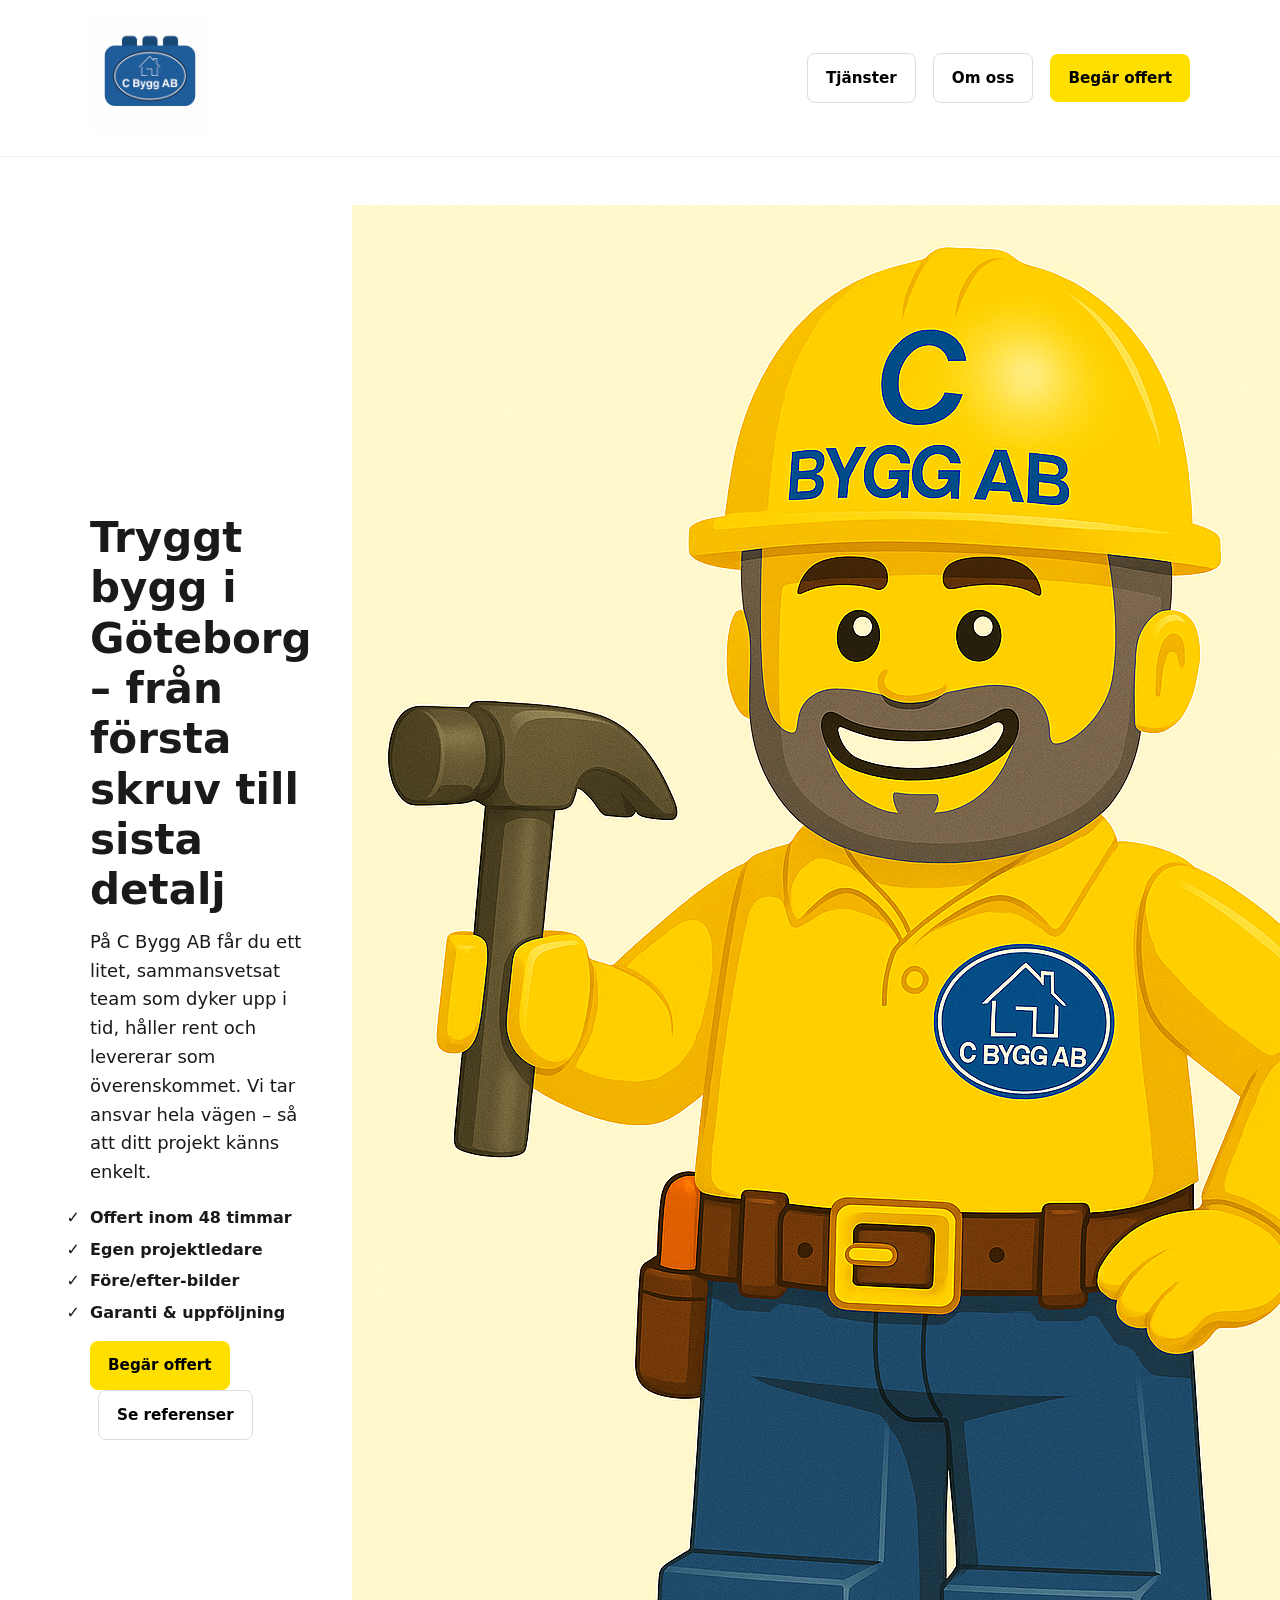
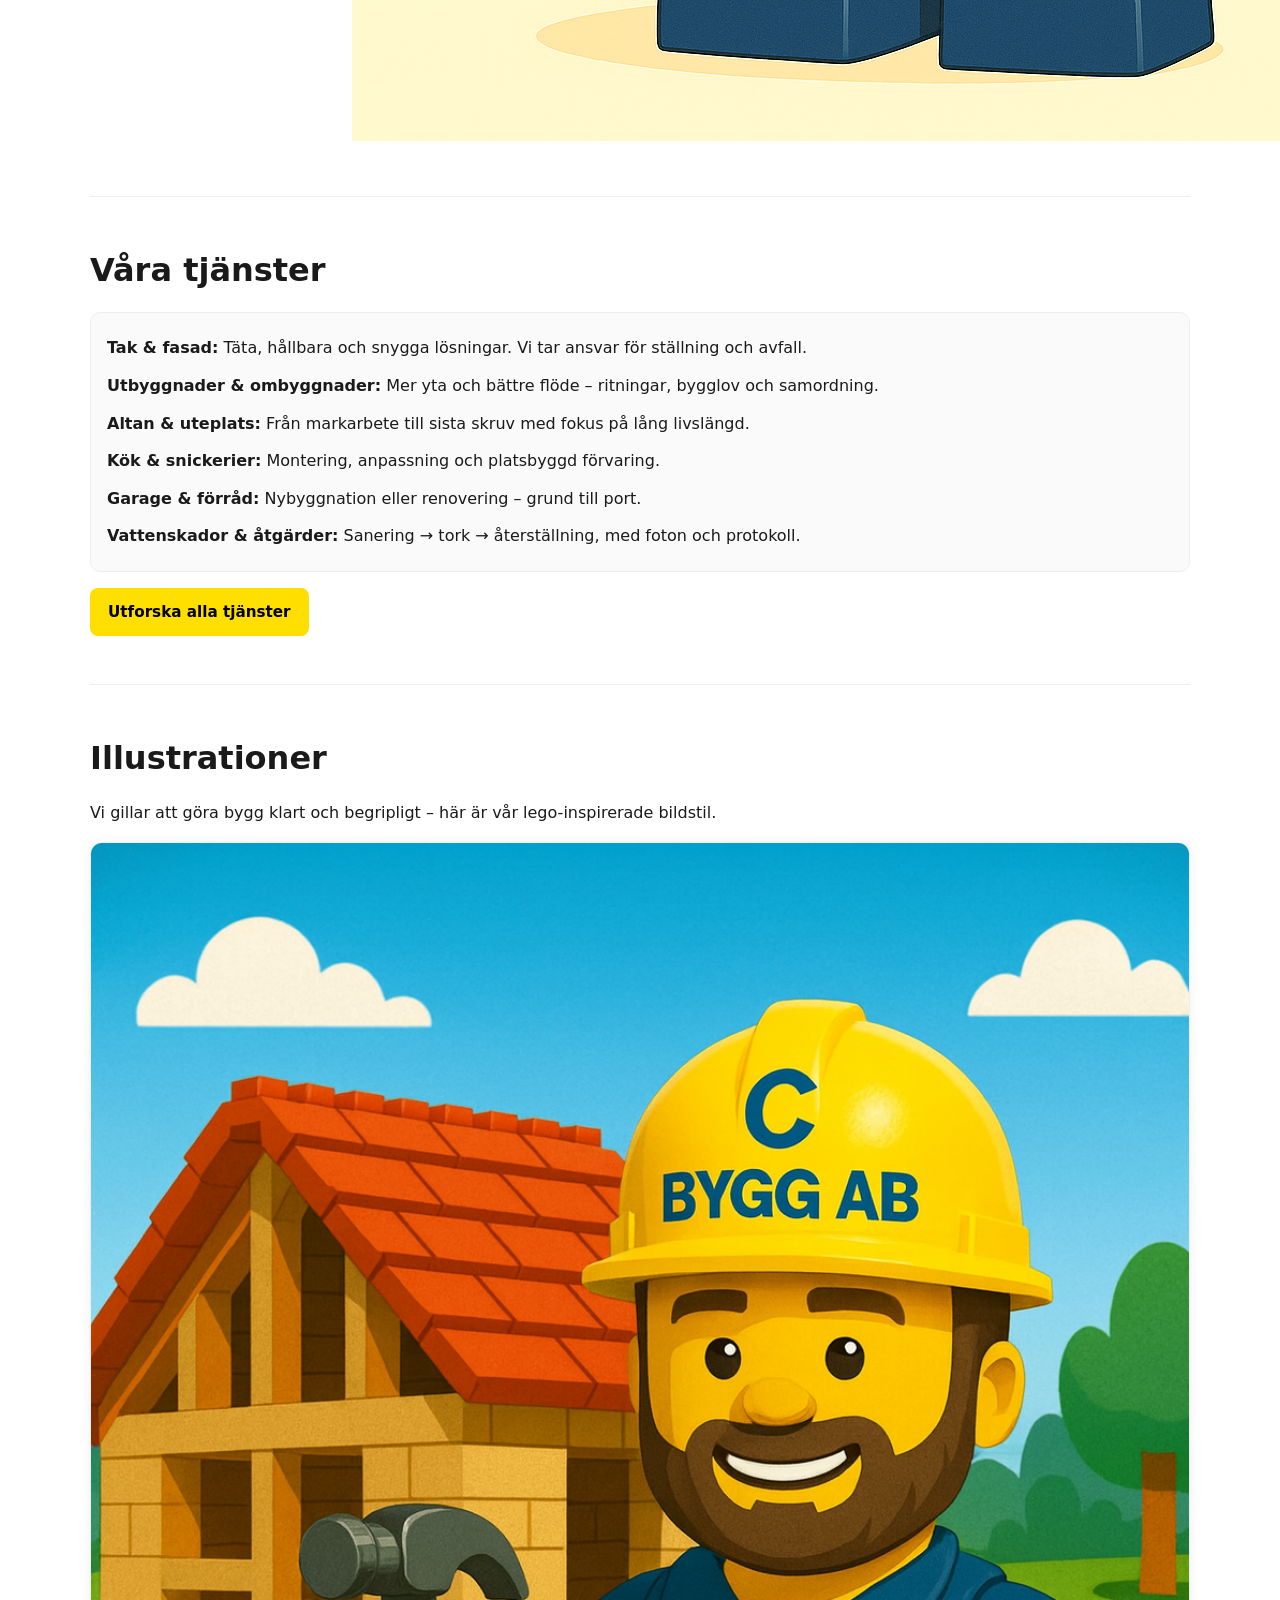
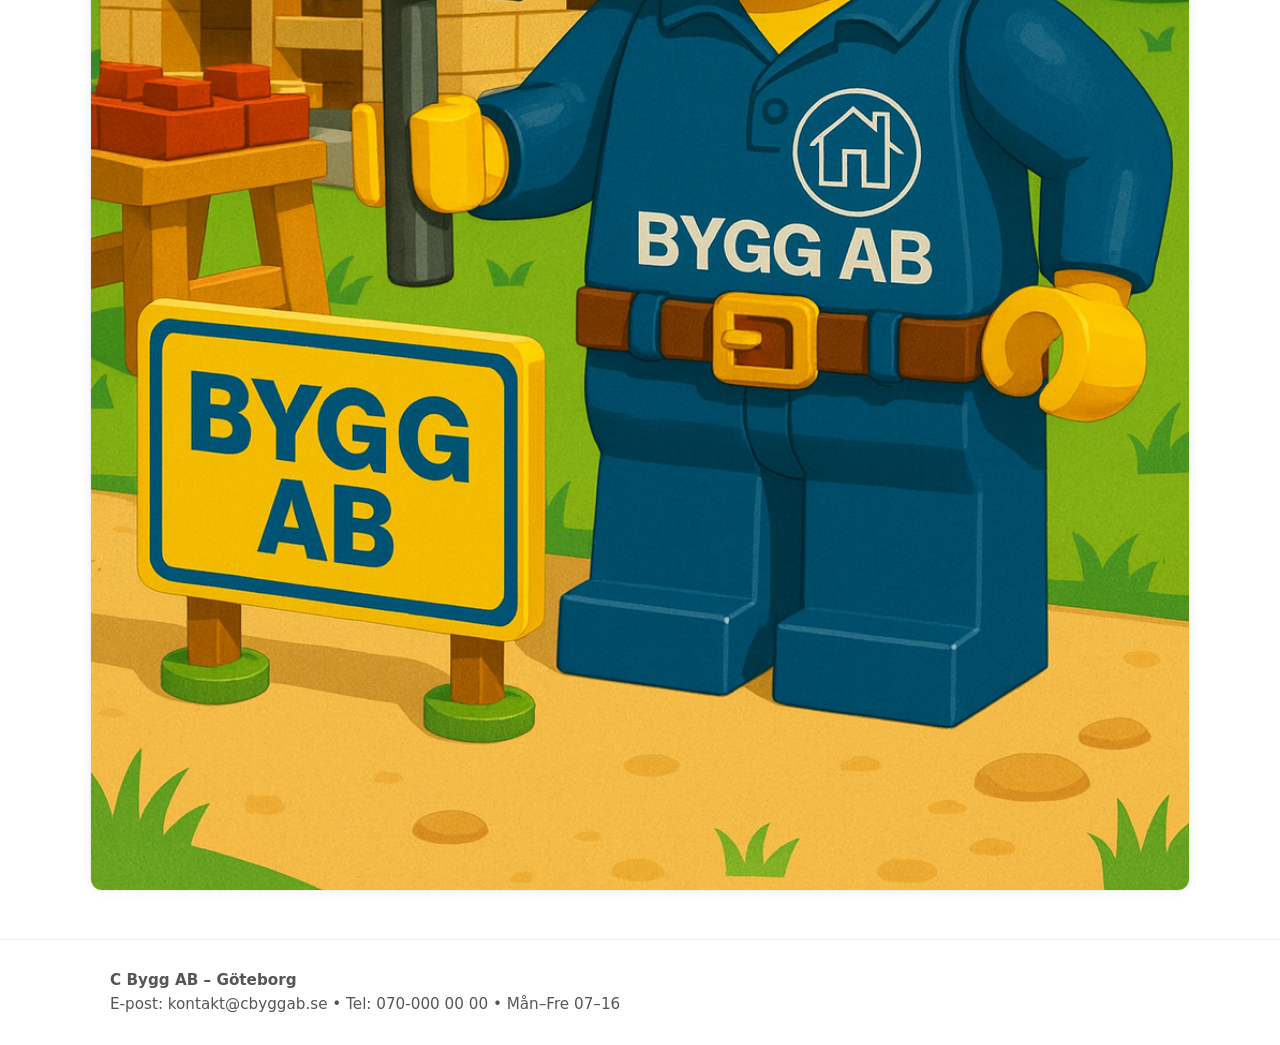
<file: index.html>
<!DOCTYPE html>
<html lang="sv">
<head>
  <meta charset="utf-8" />
  <meta name="viewport" content="width=device-width, initial-scale=1" />
  <title>C Bygg AB – Tryggt bygg i Göteborg</title>
  <link rel="stylesheet" href="css/styles.css" />
  <meta name="description" content="C Bygg AB – litet, pålitligt byggteam i Göteborg. Offert inom 48 timmar. Tak, utbyggnader, altan, kök, garage och vattenskador." />
</head>
<body>
  <header>
    <div class="container nav">
<a href="./" class="nav-logo" aria-label="C Bygg AB">
        <img src="assets/loggakloss2.png" alt="C Bygg AB" />
      </a>
      <nav>
        <a class="btn secondary" href="services.html">Tjänster</a>
        <a class="btn secondary" href="about.html">Om oss</a>
        <a class="btn" href="offert.html">Begär offert</a>
      </nav>
    </div>
  </header>

  <main>
    <section class="hero container">
      <div>
        <h1>Tryggt bygg i Göteborg – från första skruv till sista detalj</h1>
        <p class="lead">På C Bygg AB får du ett litet, sammansvetsat team som dyker upp i tid, håller rent och levererar som överenskommet. Vi tar ansvar hela vägen – så att ditt projekt känns enkelt.</p>
        <ul class="usp">
          <li><strong>Offert inom 48 timmar</strong></li>
          <li><strong>Egen projektledare</strong></li>
          <li><strong>Före/efter-bilder</strong></li>
          <li><strong>Garanti & uppföljning</strong></li>
        </ul>
        <div style="margin-top:16px">
          <a class="btn" href="offert.html">Begär offert</a>
          <a class="btn secondary" href="references.html" style="margin-left:8px">Se referenser</a>
        </div>
      </div>
      <div>
        <img src="assets/loggaman2.png" alt="C Bygg AB – byggproffs i Göteborg"
      </div>
    </section>

    <section class="section container">
      <h2>Våra tjänster</h2>
      <ul class="service-list">
        <li><strong>Tak & fasad:</strong> Täta, hållbara och snygga lösningar. Vi tar ansvar för ställning och avfall.</li>
        <li><strong>Utbyggnader & ombyggnader:</strong> Mer yta och bättre flöde – ritningar, bygglov och samordning.</li>
        <li><strong>Altan & uteplats:</strong> Från markarbete till sista skruv med fokus på lång livslängd.</li>
        <li><strong>Kök & snickerier:</strong> Montering, anpassning och platsbyggd förvaring.</li>
        <li><strong>Garage & förråd:</strong> Nybyggnation eller renovering – grund till port.</li>
        <li><strong>Vattenskador & åtgärder:</strong> Sanering → tork → återställning, med foton och protokoll.</li>
      </ul>
      <div style="margin-top:14px">
        <a class="btn" href="services.html">Utforska alla tjänster</a>
      </div>
    </section>

    <section class="section container">
      <h2>Illustrationer</h2>
      <p>Vi gillar att göra bygg klart och begripligt – här är vår lego-inspirerade bildstil.</p>
        <div class="illustrations">
    <img src="assets/utemiljo.PNG"
         alt="C Bygg AB illustration – utemiljö"
         loading="lazy" />
  </div>
      </div>
    </section>
  </main>

  <footer class="footer">
    <div class="container">
      <strong>C Bygg AB – Göteborg</strong><br/>
      E-post: kontakt@cbyggab.se • Tel: 070-000 00 00 • Mån–Fre 07–16
    </div>
  </footer>
</body>
</html>

<!-- rebuild -->
</file>
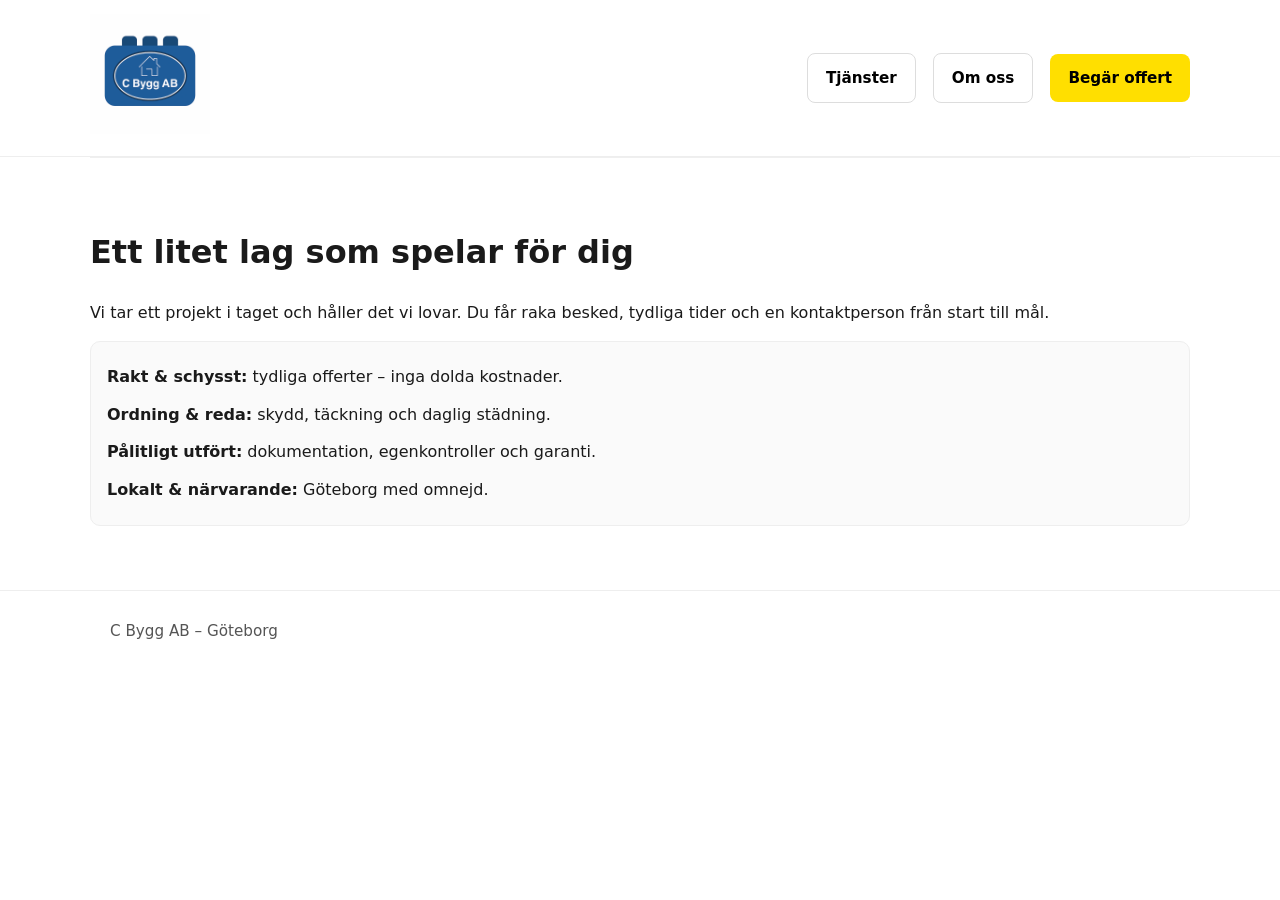
<file: about.html>
<!DOCTYPE html>
<html lang="sv">
<head>
  <meta charset="utf-8" />
  <meta name="viewport" content="width=device-width, initial-scale=1" />
  <title>Om oss – C Bygg AB</title>
  <link rel="stylesheet" href="css/styles.css" />
</head>
<body>
  <header>
    <div class="container nav">
      <a href="/" class="nav-logo" aria-label="C Bygg AB">
        <img src="assets/loggakloss2.png" alt="C Bygg AB" />
      </a>
      <nav>
        <a class="btn secondary" href="services.html">Tjänster</a>
        <a class="btn secondary" href="about.html">Om oss</a>
        <a class="btn" href="offert.html">Begär offert</a>
      </nav>
    </div>
  </header>
  <main class="container section">
    <h1>Ett litet lag som spelar för dig</h1>
    <p>Vi tar ett projekt i taget och håller det vi lovar. Du får raka besked, tydliga tider och en kontaktperson från start till mål.</p>
    <ul class="service-list">
      <li><strong>Rakt & schysst:</strong> tydliga offerter – inga dolda kostnader.</li>
      <li><strong>Ordning & reda:</strong> skydd, täckning och daglig städning.</li>
      <li><strong>Pålitligt utfört:</strong> dokumentation, egenkontroller och garanti.</li>
      <li><strong>Lokalt & närvarande:</strong> Göteborg med omnejd.</li>
    </ul>
  </main>
  <footer class="footer"><div class="container">C Bygg AB – Göteborg</div></footer>
</body>
</html>
</file>
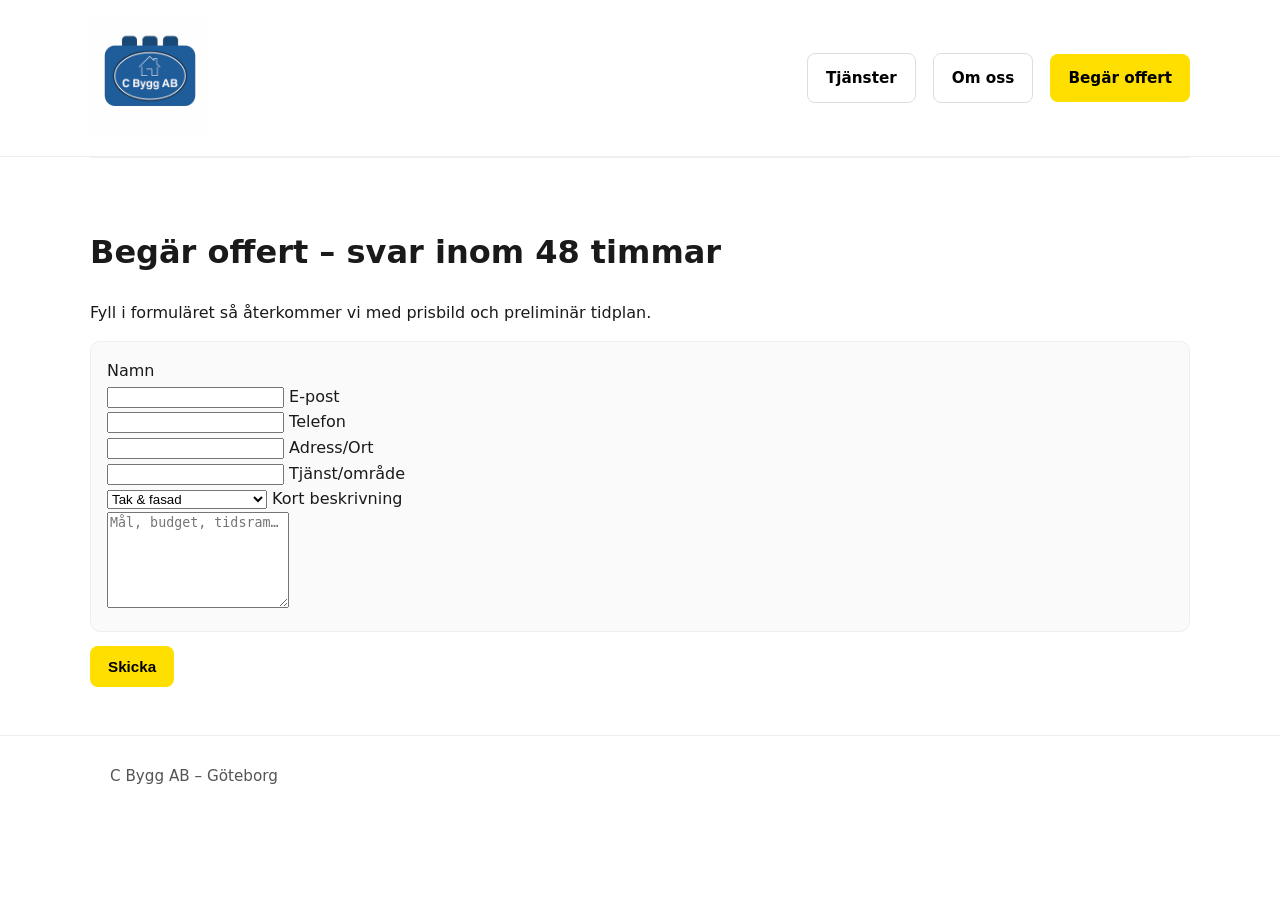
<file: offert.html>
<!DOCTYPE html>
<html lang="sv">
<head>
  <meta charset="utf-8" />
  <meta name="viewport" content="width=device-width, initial-scale=1" />
  <title>Begär offert – C Bygg AB</title>
  <link rel="stylesheet" href="css/styles.css" />
</head>
<body>
  <header>
    <div class="container nav">
      <a href="/" class="nav-logo" aria-label="C Bygg AB">
        <img src="assets/loggakloss2.png" alt="C Bygg AB" />
      </a>
      <nav>
        <a class="btn secondary" href="services.html">Tjänster</a>
        <a class="btn secondary" href="about.html">Om oss</a>
        <a class="btn" href="offert.html">Begär offert</a>
      </nav>
    </div>
  </header>

  <main class="container section">
    <h1>Begär offert – svar inom 48 timmar</h1>
    <p>Fyll i formuläret så återkommer vi med prisbild och preliminär tidplan.</p>
    <form name="offert" method="POST" data-netlify="true">
      <input type="hidden" name="form-name" value="offert">
      <div class="service-list">
        <label> Namn<br><input required name="namn" type="text"></label>
        <label> E-post<br><input required name="email" type="email"></label>
        <label> Telefon<br><input required name="telefon" type="tel"></label>
        <label> Adress/Ort<br><input name="adress" type="text"></label>
        <label> Tjänst/område<br>
          <select name="tjanst">
            <option>Tak & fasad</option><option>Utbyggnad/ombyggnad</option>
            <option>Altan/uteplats</option><option>Kök/snickerier</option>
            <option>Garage/förråd</option><option>Vattenskada</option>
          </select>
        </label>
        <label style="grid-column:1/-1"> Kort beskrivning<br>
          <textarea name="beskrivning" rows="6" placeholder="Mål, budget, tidsram…"></textarea>
        </label>
      </div>
      <div style="margin-top:14px"><button class="btn" type="submit">Skicka</button></div>
    </form>
  </main>
  <footer class="footer"><div class="container">C Bygg AB – Göteborg</div></footer>
</body>
</html>
</file>
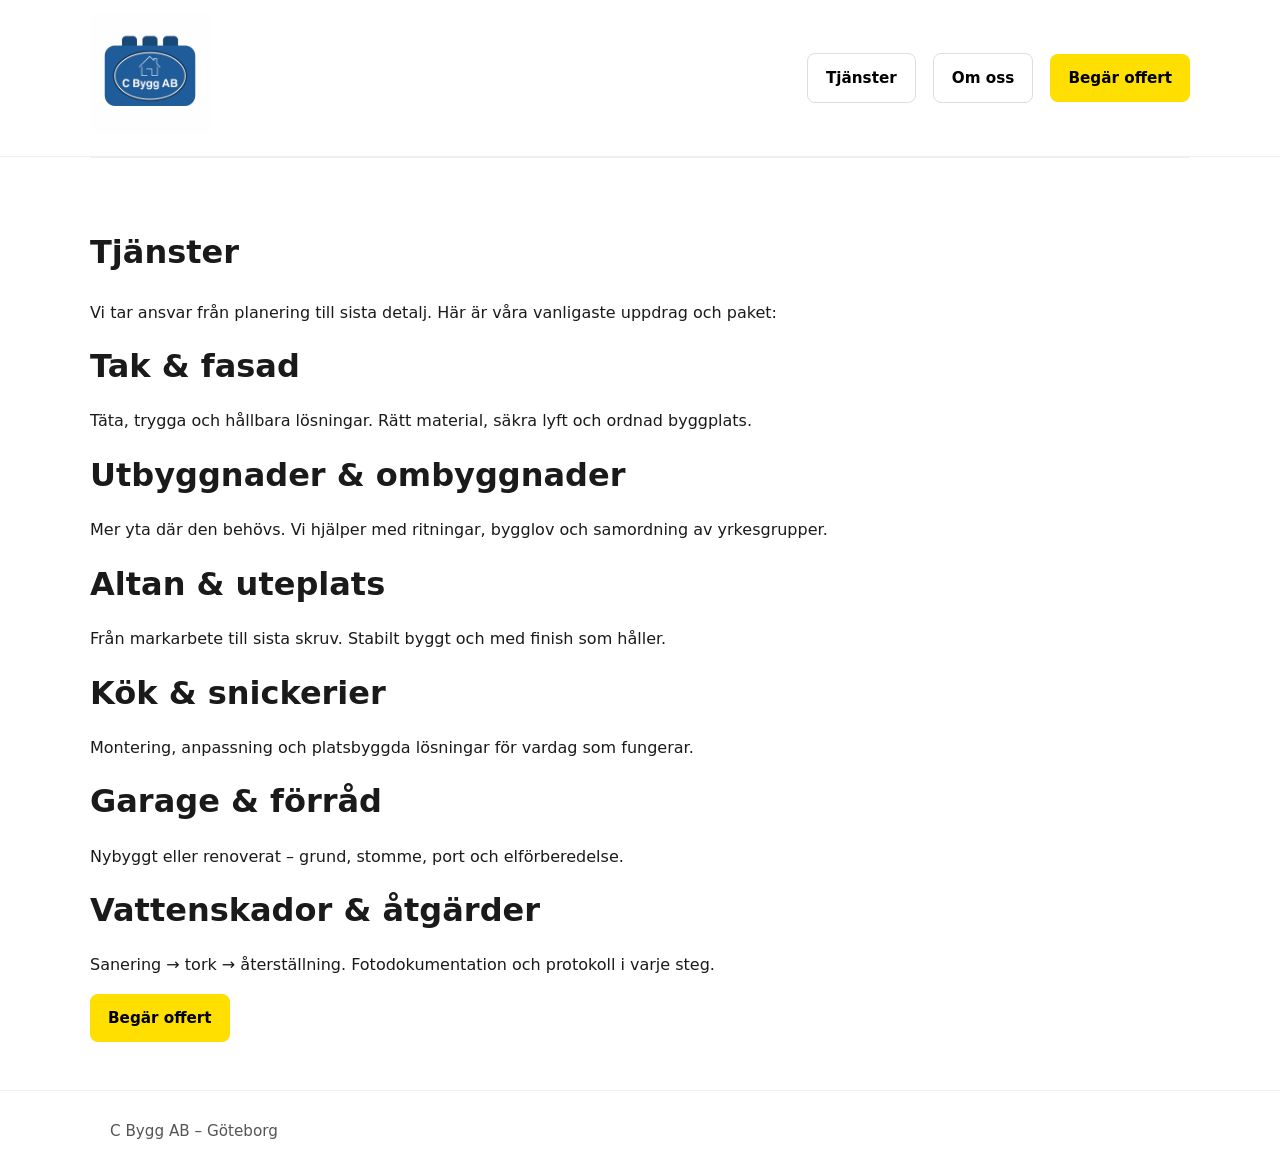
<file: services.html>
<!DOCTYPE html>
<html lang="sv">
<head>
  <meta charset="utf-8" />
  <meta name="viewport" content="width=device-width, initial-scale=1" />
  <title>Tjänster – C Bygg AB</title>
  <link rel="stylesheet" href="css/styles.css" />
  <meta name="description" content="Tjänster: tak & fasad, utbyggnader, altan, kök & snickerier, garage och vattenskador i Göteborg." />
</head>
<body>
  <header>
    <div class="container nav">
      <a href="/" class="nav-logo" aria-label="C Bygg AB">
        <img src="assets/loggakloss2.png" alt="C Bygg AB" />
      </a>
      <nav>
        <a class="btn secondary" href="services.html">Tjänster</a>
        <a class="btn secondary" href="about.html">Om oss</a>
        <a class="btn" href="offert.html">Begär offert</a>
      </nav>
    </div>
  </header>

  <main class="container section">
    <h1>Tjänster</h1>
    <p>Vi tar ansvar från planering till sista detalj. Här är våra vanligaste uppdrag och paket:</p>

    <h2>Tak & fasad</h2>
    <p>Täta, trygga och hållbara lösningar. Rätt material, säkra lyft och ordnad byggplats.</p>

    <h2>Utbyggnader & ombyggnader</h2>
    <p>Mer yta där den behövs. Vi hjälper med ritningar, bygglov och samordning av yrkesgrupper.</p>

    <h2>Altan & uteplats</h2>
    <p>Från markarbete till sista skruv. Stabilt byggt och med finish som håller.</p>

    <h2>Kök & snickerier</h2>
    <p>Montering, anpassning och platsbyggda lösningar för vardag som fungerar.</p>

    <h2>Garage & förråd</h2>
    <p>Nybyggt eller renoverat – grund, stomme, port och elförberedelse.</p>

    <h2>Vattenskador & åtgärder</h2>
    <p>Sanering → tork → återställning. Fotodokumentation och protokoll i varje steg.</p>

    <div style="margin-top:16px">
      <a class="btn" href="offert.html">Begär offert</a>
    </div>
  </main>

  <footer class="footer">
    <div class="container">C Bygg AB – Göteborg</div>
  </footer>
</body>
</html>
</file>
<file: css/styles.css>
:root{
  --brand-blue:#083a6f;
  --brand-yellow:#ffdf00;
  --ink:#1a1a1a;
}

/* Global reset */
*{box-sizing:border-box}
body{
  margin:0;
  font-family:system-ui, -apple-system, Segoe UI, Roboto, Helvetica, Arial, sans-serif;
  color:var(--ink);
  line-height:1.6;
  background:#fff;
}

.container{
  max-width:1100px;
  margin:0 auto;
  padding:0 20px;
}

/* HEADER */
header{
  position:sticky;
  top:0;
  background:#fff;
  border-bottom:1px solid #eee;
  z-index:10;
}

.nav{
  display:flex;
  align-items:center;
  justify-content:space-between;
  padding:14px 0;
}

.nav-logo img{
  height:120px;
  width:auto;
}

nav a{
  margin-left:12px;
}

/* BUTTONS */
.btn{
  display:inline-block;
  padding:12px 18px;
  border-radius:8px;
  border:none;
  background:var(--brand-yellow);
  color:#000;
  font-weight:600;
  text-decoration:none;
  font-size:0.95rem;
}

.btn.secondary{
  background:#fff;
  border:1px solid #ddd;
}

/* HERO SECTION */
.hero{
  display:grid;
  grid-template-columns:1.3fr 0.9fr;
  gap:40px;
  align-items:center;
  padding:48px 0;
}

.hero h1{
  font-size:clamp(28px, 4vw, 42px);
  margin:0 0 12px;
  line-height:1.2;
}

.hero .lead{
  font-size:1.125rem;
  margin:0 0 18px;
}

/* MAKES HERO-IMAGE MATCH OLD SIZE (your request) */
.hero-figure img{
  width:85%;        /* <— exakt samma proportion som gamla designen */
  height:auto;
  border-radius:12px;
  box-shadow:0 8px 24px rgba(0,0,0,0.1);
  display:block;
  margin-left:auto;
}

/* LISTOR */
.usp{
  padding-left:0;
  list-style:"✓  ";
}

.usp li{
  margin-bottom:6px;
}

/* SECTIONS */
.section{
  padding:48px 0;
  border-top:1px solid #efefef;
}

.section h2{
  font-size:clamp(22px, 3vw, 32px);
  margin:0 0 12px;
}

/* SERVICE LIST (index-sidan) */
.service-list{
  list-style:none;
  background:#fafafa;
  border:1px solid #eee;
  padding:16px;
  border-radius:10px;
}

.service-list li{
  padding:6px 0;
}

/* Illustrations */
.illustrations{
  display:grid;
  grid-template-columns:repeat(auto-fit, minmax(260px,1fr));
  gap:24px;
}

.illustrations img{
  width:100%;
  height:auto;
  border-radius:12px;
  border:1px solid #eee;
  box-shadow:0 0 12px rgba(0,0,0,0.06);
}

/* FOOTER */
.footer{
  padding:28px 0;
  border-top:1px solid #eee;
  font-size:0.95rem;
  color:#555;
  text-align:left;
}

/* MOBILE */
@media (max-width:860px){

  .hero{
    grid-template-columns:1fr;
    text-align:center;
  }

  .hero-figure img{
    width:70%;
    margin:0 auto;
  }

  .nav-logo img{
    height:80px;
  }
}

@media (max-width:768px){
  .nav-logo img{
    height:90px;
  }
}
</file>
